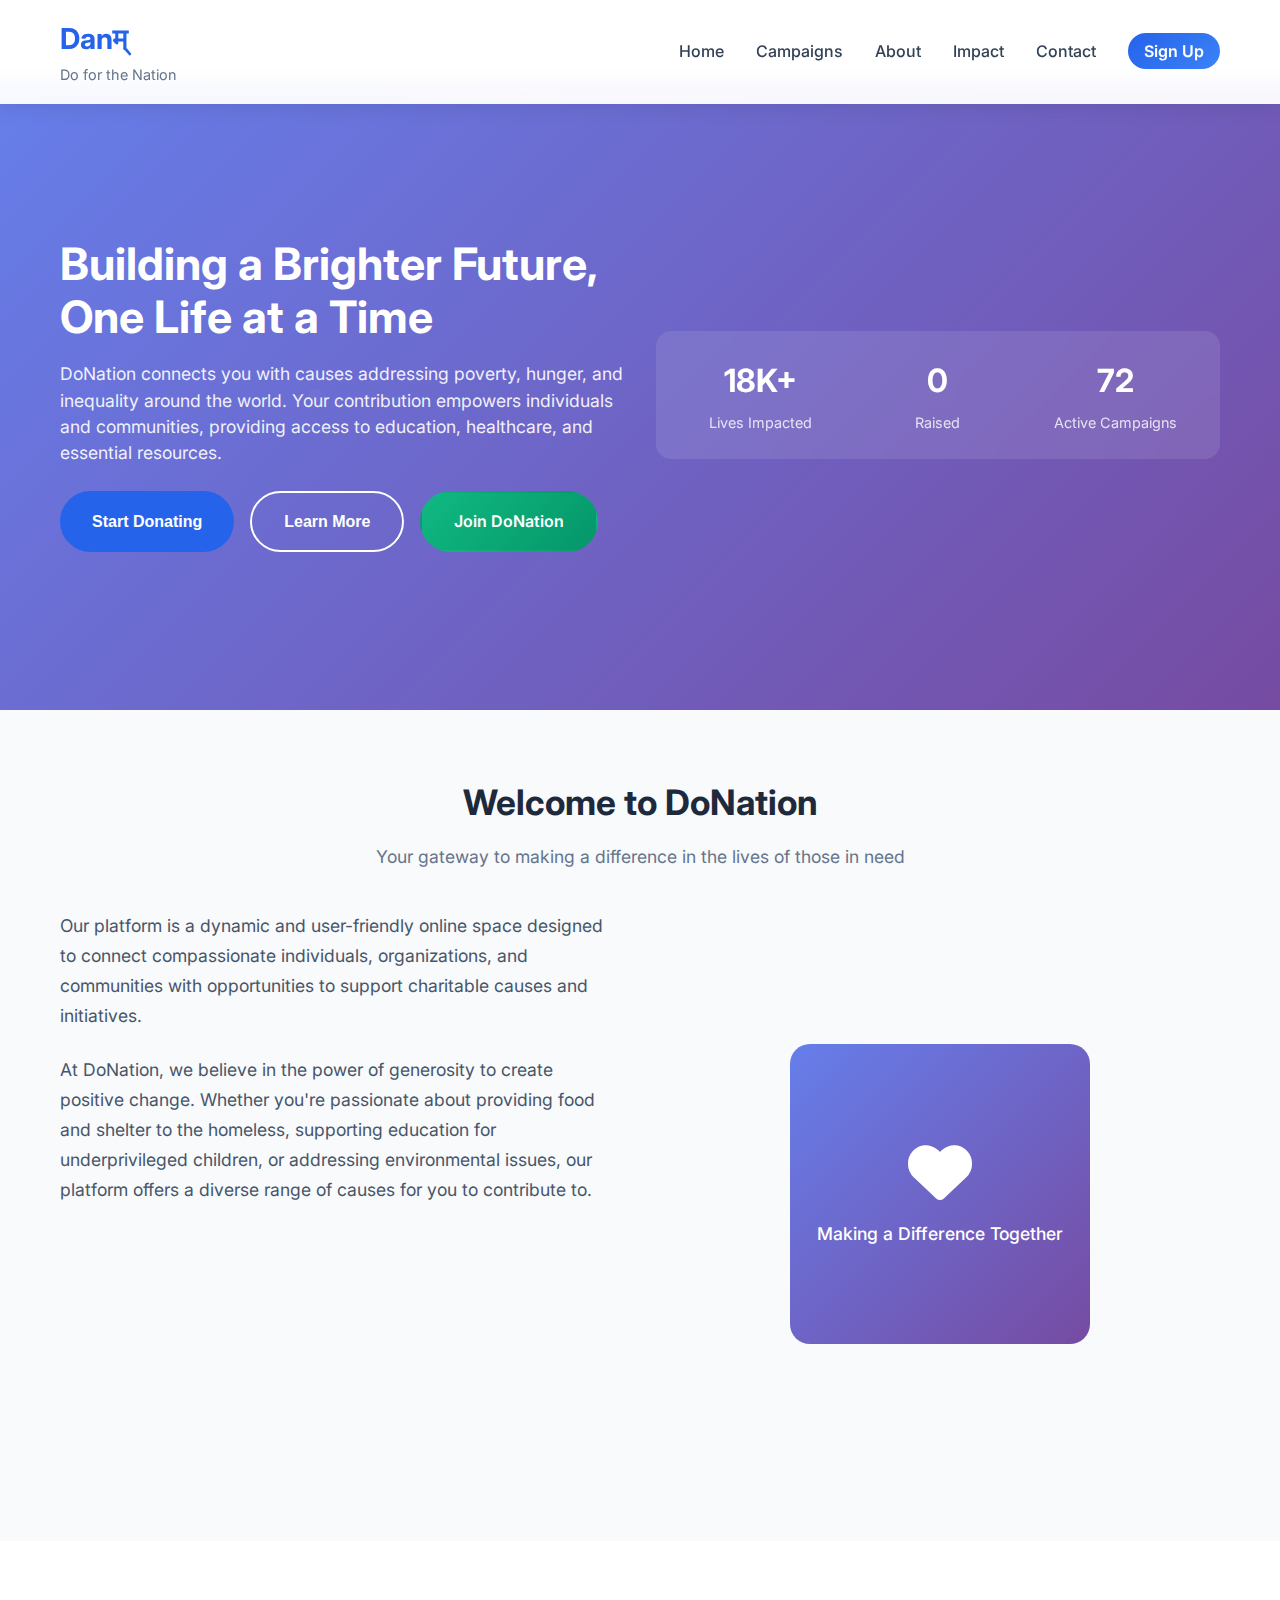
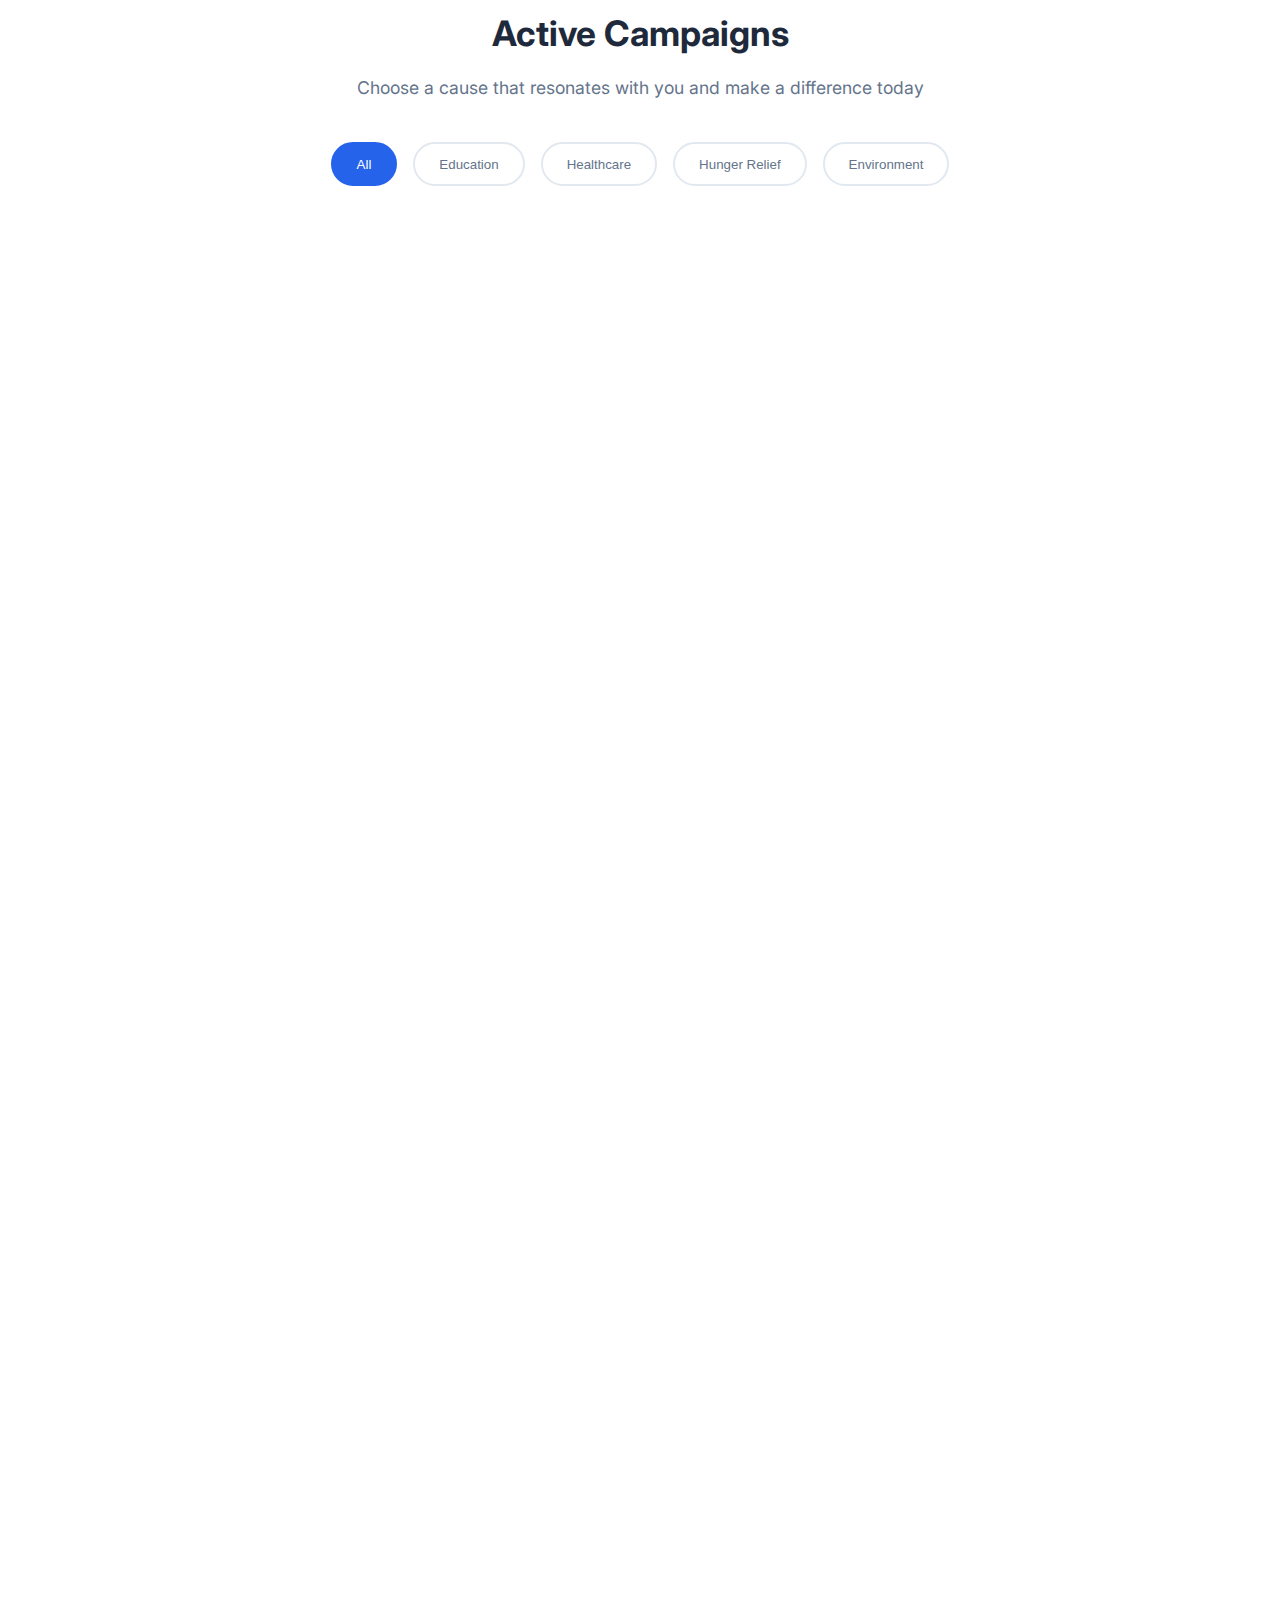
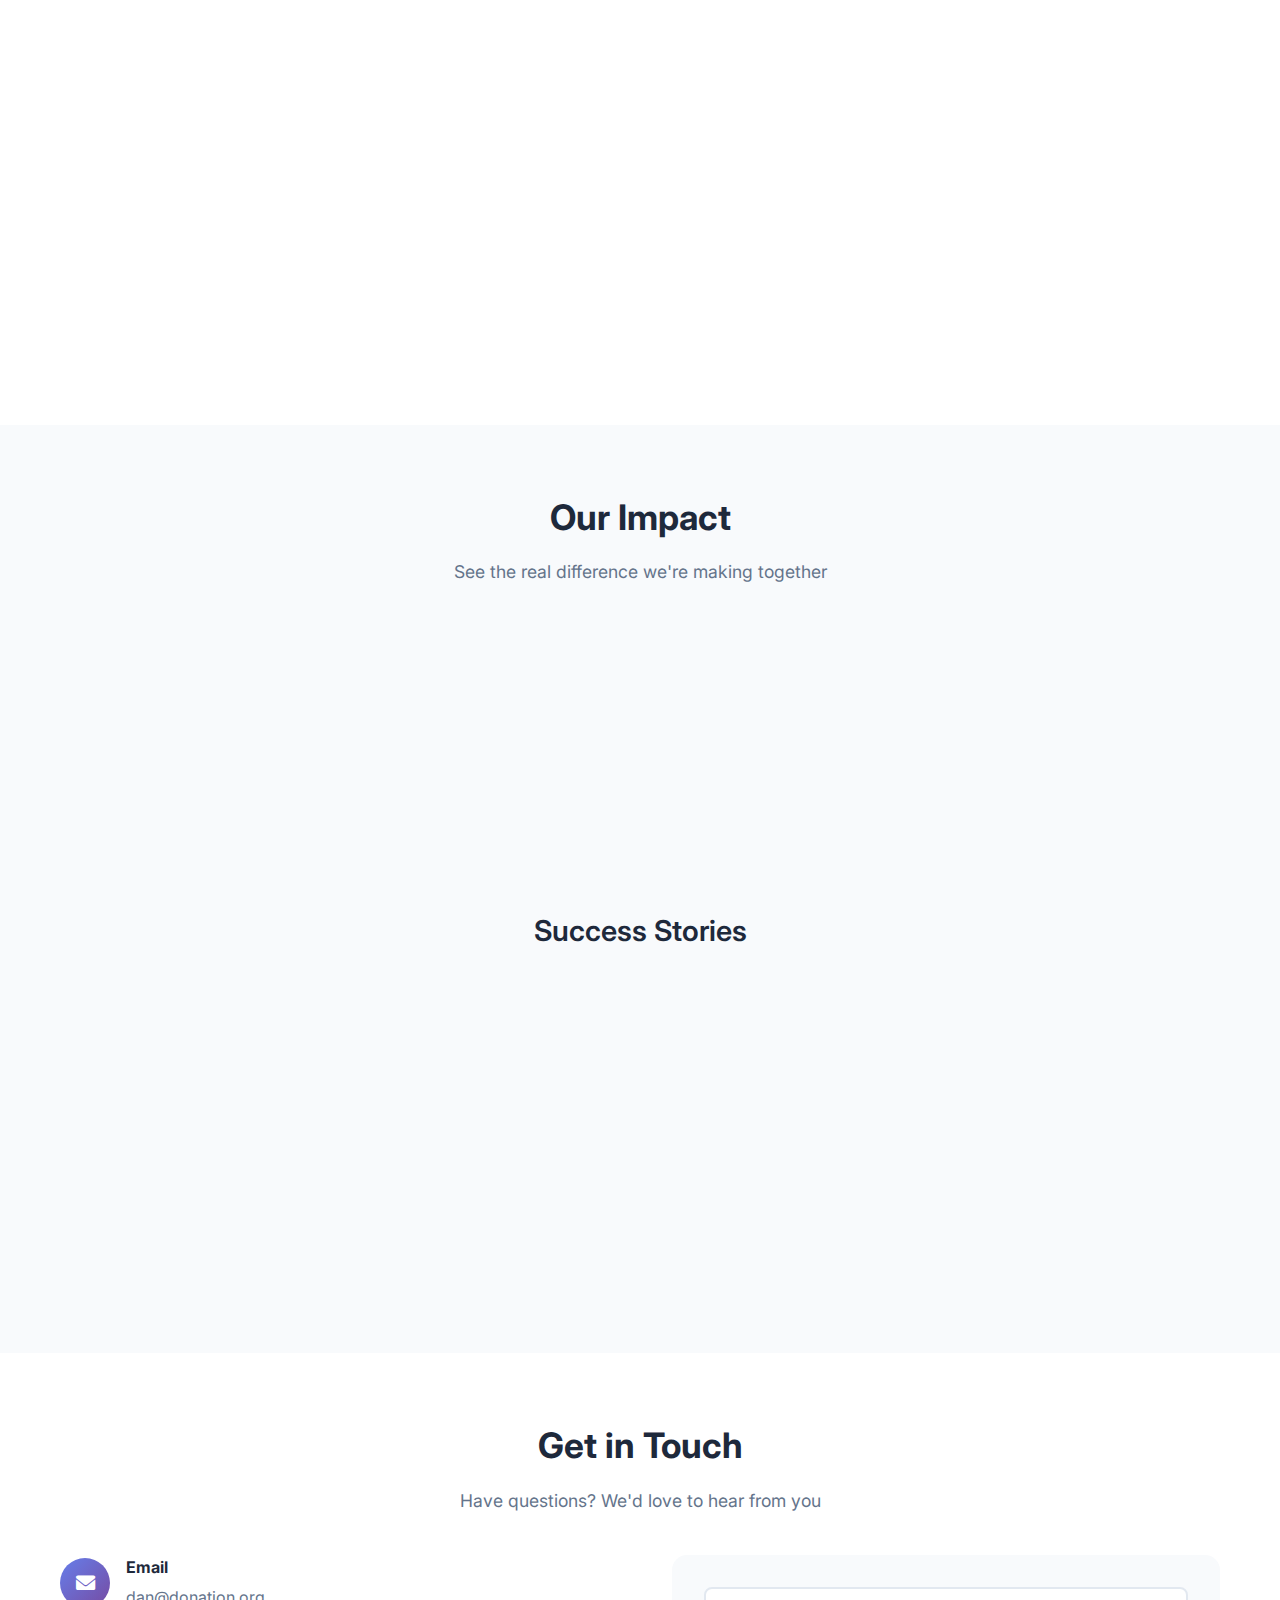
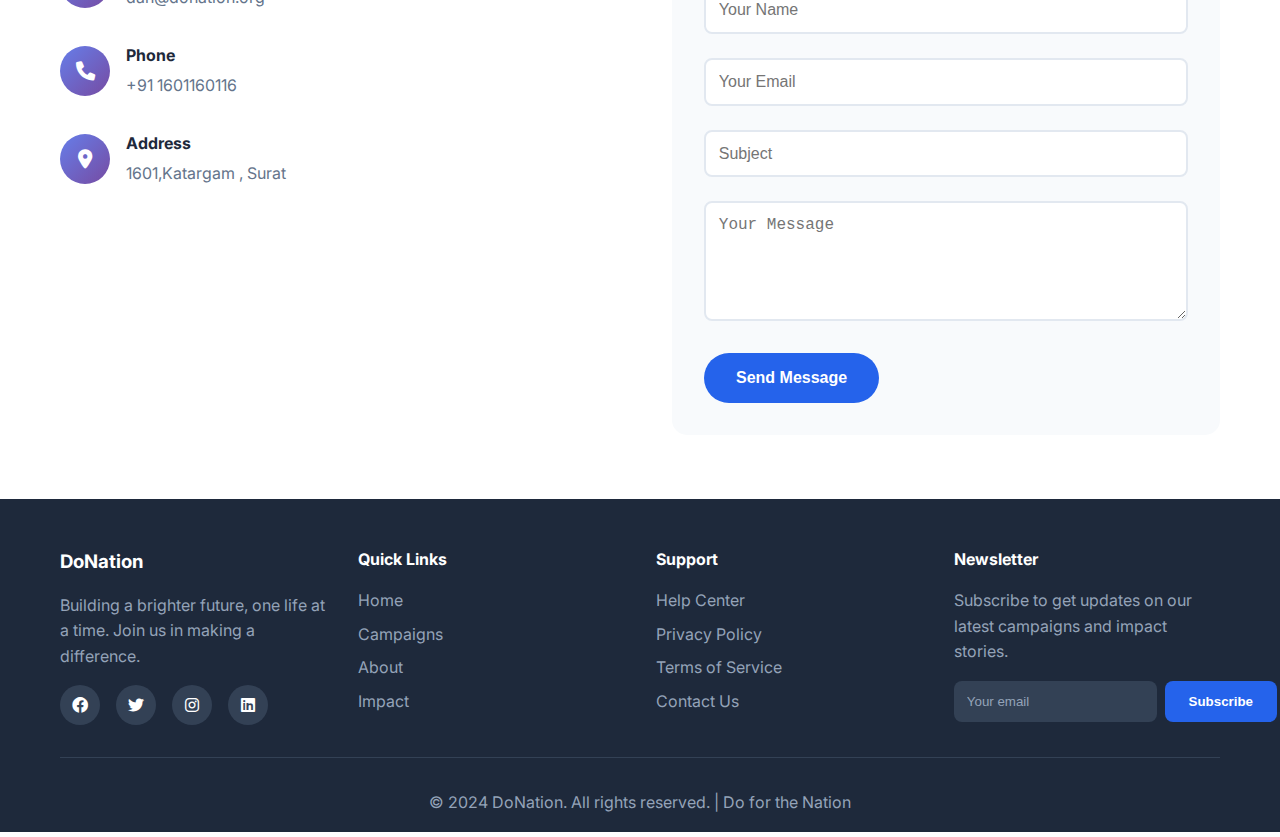
<file: index.html>
<!DOCTYPE html>
<html lang="en">
<head>
    <meta charset="UTF-8">
    <meta name="viewport" content="width=device-width, initial-scale=1.0">
    <title>DoNation - Do for the Nation</title>
    <link rel="stylesheet" href="styles.css">
    <link href="https://cdnjs.cloudflare.com/ajax/libs/font-awesome/6.0.0/css/all.min.css" rel="stylesheet">
    <link href="https://fonts.googleapis.com/css2?family=Inter:wght@300;400;500;600;700&display=swap" rel="stylesheet">
</head>
<body>
    <!-- Header -->
    <header class="header">
        <nav class="navbar">
            <div class="nav-container">
                <div class="nav-logo">
                    <h2>Danम्</h2>
                    <span>Do for the Nation</span>
                </div>
                <ul class="nav-menu">
                    <li><a href="#home" class="nav-link">Home</a></li>
                    <li><a href="#campaigns" class="nav-link">Campaigns</a></li>
                    <li><a href="#about" class="nav-link">About</a></li>
                    <li><a href="#impact" class="nav-link">Impact</a></li>
                    <li><a href="#contact" class="nav-link">Contact</a></li>
                    <li><a href="signup.html" class="nav-link signup-link">Sign Up</a></li>
                </ul>
                <div class="nav-toggle">
                    <span class="bar"></span>
                    <span class="bar"></span>
                    <span class="bar"></span>
                </div>
            </div>
        </nav>
    </header>

    <!-- Hero Section -->
    <section id="home" class="hero">
        <div class="hero-container">
            <div class="hero-content">
                <h1 class="hero-title">Building a Brighter Future, One Life at a Time</h1>
                <p class="hero-subtitle">DoNation connects you with causes addressing poverty, hunger, and inequality around the world. Your contribution empowers individuals and communities, providing access to education, healthcare, and essential resources.</p>
                <div class="hero-buttons">
                    <button class="btn btn-primary" onclick="scrollToSection('campaigns')">Start Donating</button>
                    <button class="btn btn-secondary" onclick="scrollToSection('about')">Learn More</button>
                    <a href="signup.html" class="btn btn-accent">Join DoNation</a>
                </div>
            </div>
            <div class="hero-image">
                <div class="hero-stats">
                    <div class="stat">
                        <h3>50K+</h3>
                        <p>Lives Impacted</p>
                    </div>
                    <div class="stat">
                        <h3>$2M+</h3>
                        <p>Raised</p>
                    </div>
                    <div class="stat">
                        <h3>200+</h3>
                        <p>Active Campaigns</p>
                    </div>
                </div>
            </div>
        </div>
    </section>

    <!-- About Section -->
    <section id="about" class="about">
        <div class="container">
            <div class="section-header">
                <h2>Welcome to DoNation</h2>
                <p>Your gateway to making a difference in the lives of those in need</p>
            </div>
            <div class="about-content">
                <div class="about-text">
                    <p>Our platform is a dynamic and user-friendly online space designed to connect compassionate individuals, organizations, and communities with opportunities to support charitable causes and initiatives.</p>
                    <p>At DoNation, we believe in the power of generosity to create positive change. Whether you're passionate about providing food and shelter to the homeless, supporting education for underprivileged children, or addressing environmental issues, our platform offers a diverse range of causes for you to contribute to.</p>
                    <div class="features">
                        <div class="feature">
                            <i class="fas fa-shield-alt"></i>
                            <h4>Transparency</h4>
                            <p>Every donation is tracked and reported</p>
                        </div>
                        <div class="feature">
                            <i class="fas fa-users"></i>
                            <h4>Community</h4>
                            <p>Join a network of compassionate givers</p>
                        </div>
                        <div class="feature">
                            <i class="fas fa-chart-line"></i>
                            <h4>Impact</h4>
                            <p>See the real difference you're making</p>
                        </div>
                    </div>
                </div>
                <div class="about-image">
                    <div class="image-placeholder">
                        <i class="fas fa-heart"></i>
                        <p>Making a Difference Together</p>
                    </div>
                </div>
            </div>
        </div>
    </section>

    <!-- Campaigns Section -->
    <section id="campaigns" class="campaigns">
        <div class="container">
            <div class="section-header">
                <h2>Active Campaigns</h2>
                <p>Choose a cause that resonates with you and make a difference today</p>
            </div>
            <div class="campaign-filters">
                <button class="filter-btn active" data-filter="all">All</button>
                <button class="filter-btn" data-filter="education">Education</button>
                <button class="filter-btn" data-filter="healthcare">Healthcare</button>
                <button class="filter-btn" data-filter="hunger">Hunger Relief</button>
                <button class="filter-btn" data-filter="environment">Environment</button>
            </div>
            <div class="campaigns-grid" id="campaignsGrid">
                <!-- Campaigns will be dynamically loaded here -->
            </div>
        </div>
    </section>

    <!-- Impact Section -->
    <section id="impact" class="impact">
        <div class="container">
            <div class="section-header">
                <h2>Our Impact</h2>
                <p>See the real difference we're making together</p>
            </div>
            <div class="impact-stats">
                <div class="impact-stat">
                    <div class="stat-icon">
                        <i class="fas fa-graduation-cap"></i>
                    </div>
                    <h3>15,000</h3>
                    <p>Children Educated</p>
                </div>
                <div class="impact-stat">
                    <div class="stat-icon">
                        <i class="fas fa-utensils"></i>
                    </div>
                    <h3>100,000</h3>
                    <p>Meals Provided</p>
                </div>
                <div class="impact-stat">
                    <div class="stat-icon">
                        <i class="fas fa-home"></i>
                    </div>
                    <h3>5,000</h3>
                    <p>Families Housed</p>
                </div>
                <div class="impact-stat">
                    <div class="stat-icon">
                        <i class="fas fa-medkit"></i>
                    </div>
                    <h3>25,000</h3>
                    <p>Medical Treatments</p>
                </div>
            </div>
            <div class="impact-stories">
                <h3>Success Stories</h3>
                <div class="stories-grid">
                    <div class="story">
                        <div class="story-image">
                            <i class="fas fa-school"></i>
                        </div>
                        <h4>Education for All</h4>
                        <p>Thanks to your donations, we've built 50 schools in rural areas, providing education to over 10,000 children who previously had no access to learning.</p>
                    </div>
                    <div class="story">
                        <div class="story-image">
                            <i class="fas fa-heart"></i>
                        </div>
                        <h4>Healthcare Access</h4>
                        <p>Our mobile clinics have provided free medical care to 15,000 people in underserved communities, saving countless lives.</p>
                    </div>
                    <div class="story">
                        <div class="story-image">
                            <i class="fas fa-leaf"></i>
                        </div>
                        <h4>Environmental Protection</h4>
                        <p>We've planted 100,000 trees and implemented sustainable farming practices, helping communities adapt to climate change.</p>
                    </div>
                </div>
            </div>
        </div>
    </section>

    <!-- Donation Modal -->
    <div id="donationModal" class="modal">
        <div class="modal-content">
            <span class="close">&times;</span>
            <h2>Make a Donation</h2>
            <div class="donation-form">
                <div class="campaign-info">
                    <h3 id="modalCampaignTitle"></h3>
                    <p id="modalCampaignDescription"></p>
                </div>
                <form id="donationForm">
                    <div class="form-group">
                        <label for="donationAmount">Donation Amount</label>
                        <div class="amount-buttons">
                            <button type="button" class="amount-btn" data-amount="25">$25</button>
                            <button type="button" class="amount-btn" data-amount="50">$50</button>
                            <button type="button" class="amount-btn" data-amount="100">$100</button>
                            <button type="button" class="amount-btn" data-amount="250">$250</button>
                        </div>
                        <input type="number" id="customAmount" placeholder="Custom amount" min="1">
                    </div>
                    <div class="form-group">
                        <label for="donorName">Full Name</label>
                        <input type="text" id="donorName" required>
                    </div>
                    <div class="form-group">
                        <label for="donorEmail">Email</label>
                        <input type="email" id="donorEmail" required>
                    </div>
                    <div class="form-group">
                        <label for="donorMessage">Message (Optional)</label>
                        <textarea id="donorMessage" rows="3" placeholder="Add a personal message..."></textarea>
                    </div>
                    <button type="submit" class="btn btn-primary">Donate Now</button>
                </form>
            </div>
        </div>
    </div>

    <!-- Contact Section -->
    <section id="contact" class="contact">
        <div class="container">
            <div class="section-header">
                <h2>Get in Touch</h2>
                <p>Have questions? We'd love to hear from you</p>
            </div>
            <div class="contact-content">
                <div class="contact-info">
                    <div class="contact-item">
                        <i class="fas fa-envelope"></i>
                        <div>
                            <h4>Email</h4>
                            <p>dan@donation.org</p>
                        </div>
                    </div>
                    <div class="contact-item">
                        <i class="fas fa-phone"></i>
                        <div>
                            <h4>Phone</h4>
                            <p>+91 1601160116</p>
                        </div>
                    </div>
                    <div class="contact-item">
                        <i class="fas fa-map-marker-alt"></i>
                        <div>
                            <h4>Address</h4>
                            <p>1601,Katargam , Surat</p>
                        </div>
                    </div>
                </div>
                <form class="contact-form">
                    <div class="form-group">
                        <input type="text" placeholder="Your Name" required>
                    </div>
                    <div class="form-group">
                        <input type="email" placeholder="Your Email" required>
                    </div>
                    <div class="form-group">
                        <input type="text" placeholder="Subject" required>
                    </div>
                    <div class="form-group">
                        <textarea placeholder="Your Message" rows="5" required></textarea>
                    </div>
                    <button type="submit" class="btn btn-primary">Send Message</button>
                </form>
            </div>
        </div>
    </section>

    <!-- Footer -->
    <footer class="footer">
        <div class="container">
            <div class="footer-content">
                <div class="footer-section">
                    <h3>DoNation</h3>
                    <p>Building a brighter future, one life at a time. Join us in making a difference.</p>
                    <div class="social-links">
                        <a href="#"><i class="fab fa-facebook"></i></a>
                        <a href="#"><i class="fab fa-twitter"></i></a>
                        <a href="#"><i class="fab fa-instagram"></i></a>
                        <a href="#"><i class="fab fa-linkedin"></i></a>
                    </div>
                </div>
                <div class="footer-section">
                    <h4>Quick Links</h4>
                    <ul>
                        <li><a href="#home">Home</a></li>
                        <li><a href="#campaigns">Campaigns</a></li>
                        <li><a href="#about">About</a></li>
                        <li><a href="#impact">Impact</a></li>
                    </ul>
                </div>
                <div class="footer-section">
                    <h4>Support</h4>
                    <ul>
                        <li><a href="#">Help Center</a></li>
                        <li><a href="#">Privacy Policy</a></li>
                        <li><a href="#">Terms of Service</a></li>
                        <li><a href="#contact">Contact Us</a></li>
                    </ul>
                </div>
                <div class="footer-section">
                    <h4>Newsletter</h4>
                    <p>Subscribe to get updates on our latest campaigns and impact stories.</p>
                    <div class="newsletter">
                        <input type="email" placeholder="Your email">
                        <button type="submit">Subscribe</button>
                    </div>
                </div>
            </div>
            <div class="footer-bottom">
                <p>&copy; 2024 DoNation. All rights reserved. | Do for the Nation</p>
            </div>
        </div>
    </footer>

    <script src="script.js"></script>
</body>
</html>
</file>
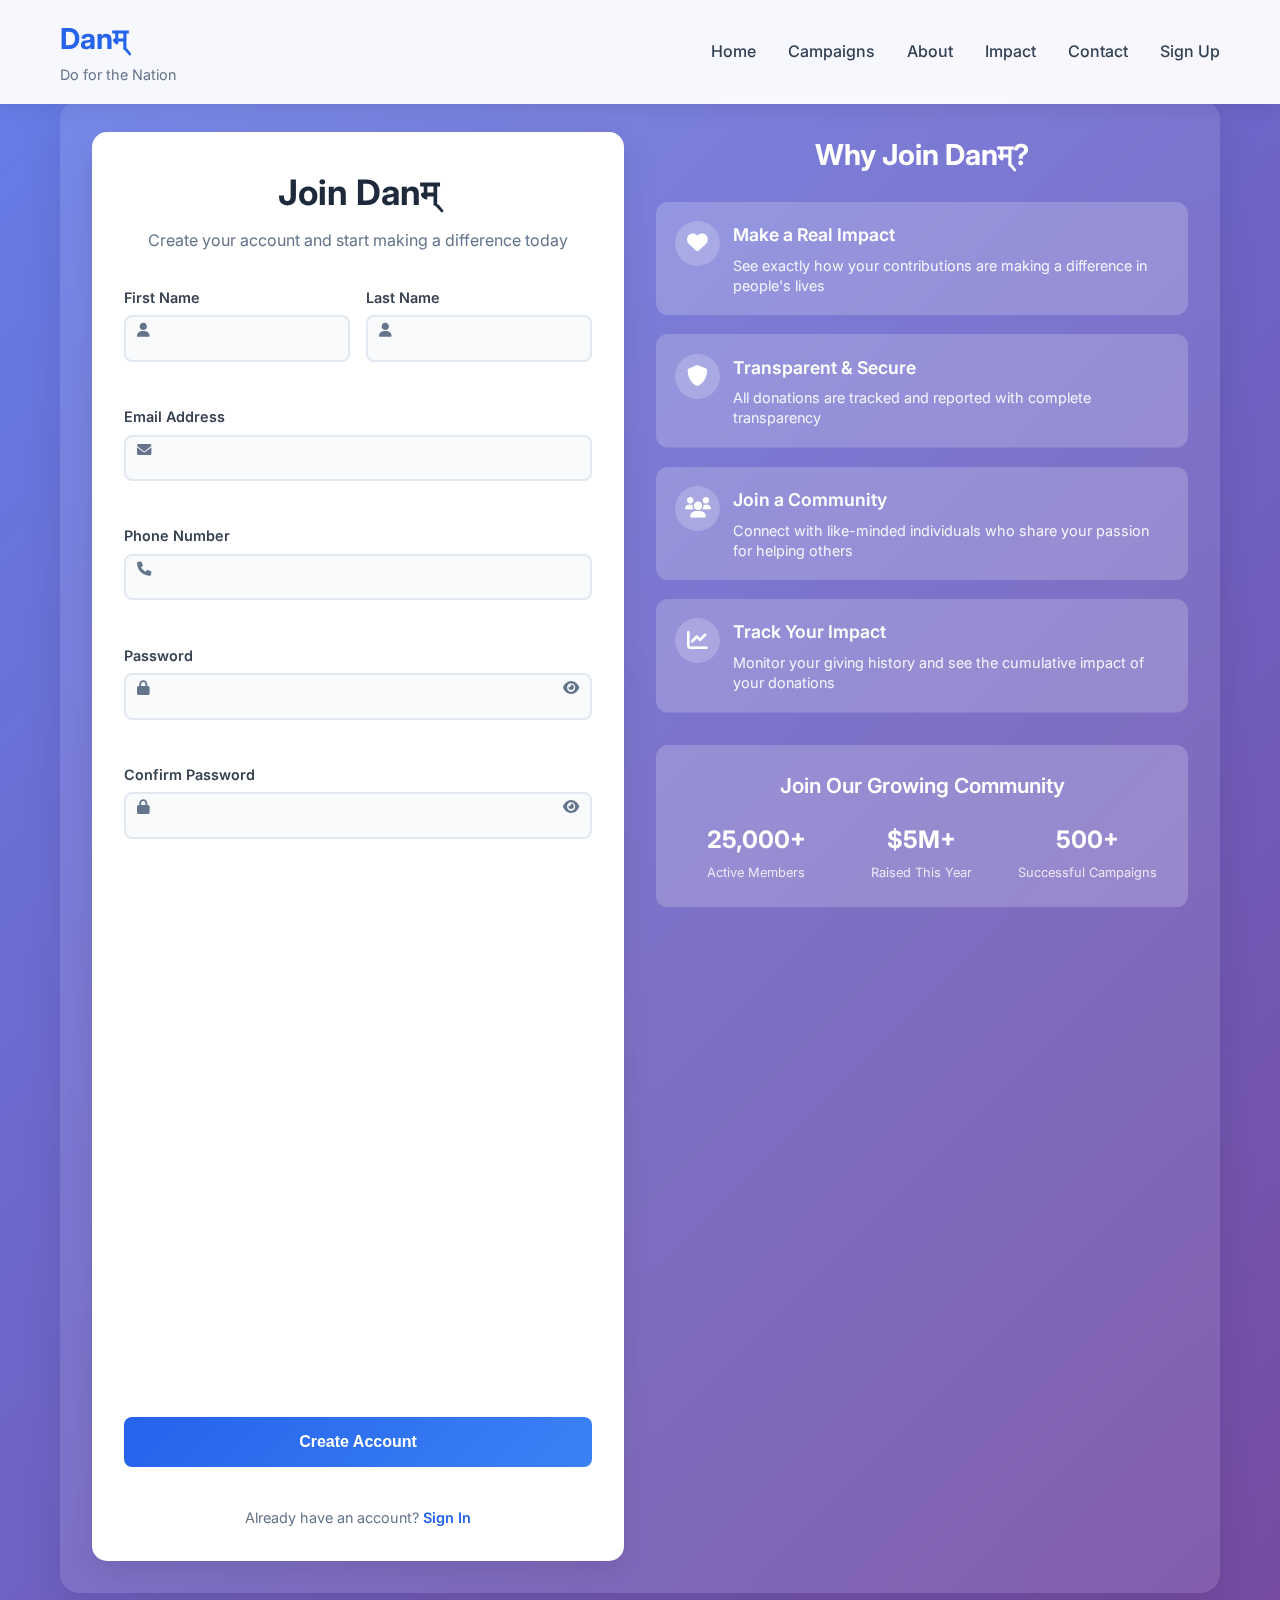
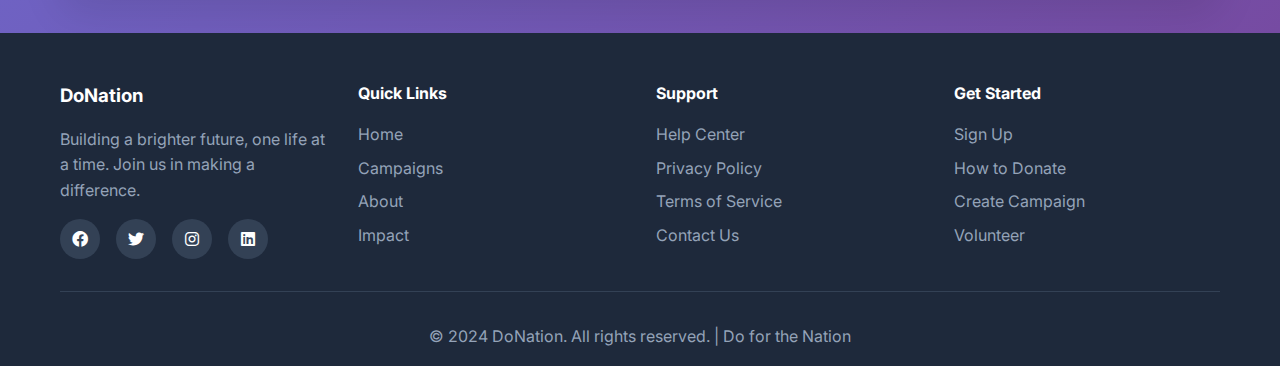
<file: signup.html>
<!DOCTYPE html>
<html lang="en">
<head>
    <meta charset="UTF-8">
    <meta name="viewport" content="width=device-width, initial-scale=1.0">
    <title>Sign Up - DoNation</title>
    <link rel="stylesheet" href="styles.css">
    <link rel="stylesheet" href="signup.css">
    <link href="https://cdnjs.cloudflare.com/ajax/libs/font-awesome/6.0.0/css/all.min.css" rel="stylesheet">
    <link href="https://fonts.googleapis.com/css2?family=Inter:wght@300;400;500;600;700&display=swap" rel="stylesheet">
</head>
<body>
    <!-- Header -->
    <header class="header">
        <nav class="navbar">
            <div class="nav-container">
                <div class="nav-logo">
                    <a href="index.html" style="text-decoration: none; color: inherit;">
                        <h2>Danम्</h2>
                        <span>Do for the Nation</span>
                    </a>
                </div>
                <ul class="nav-menu">
                    <li><a href="index.html" class="nav-link">Home</a></li>
                    <li><a href="index.html#campaigns" class="nav-link">Campaigns</a></li>
                    <li><a href="index.html#about" class="nav-link">About</a></li>
                    <li><a href="index.html#impact" class="nav-link">Impact</a></li>
                    <li><a href="index.html#contact" class="nav-link">Contact</a></li>
                    <li><a href="signup.html" class="nav-link active">Sign Up</a></li>
                </ul>
                <div class="nav-toggle">
                    <span class="bar"></span>
                    <span class="bar"></span>
                    <span class="bar"></span>
                </div>
            </div>
        </nav>
    </header>

    <!-- Signup Section -->
    <section class="signup-section">
        <div class="signup-container">
            <div class="signup-content">
                <div class="signup-form-container">
                    <div class="signup-header">
                        <h1>Join Danम्</h1>
                        <p>Create your account and start making a difference today</p>
                    </div>

                    <form class="signup-form" id="signupForm">
                        <div class="form-row">
                            <div class="form-group">
                                <label for="firstName">First Name</label>
                                <input type="text" id="firstName" name="firstName" required>
                                <i class="fas fa-user form-icon"></i>
                            </div>
                            <div class="form-group">
                                <label for="lastName">Last Name</label>
                                <input type="text" id="lastName" name="lastName" required>
                                <i class="fas fa-user form-icon"></i>
                            </div>
                        </div>

                        <div class="form-group">
                            <label for="email">Email Address</label>
                            <input type="email" id="email" name="email" required>
                            <i class="fas fa-envelope form-icon"></i>
                        </div>

                        <div class="form-group">
                            <label for="phone">Phone Number</label>
                            <input type="tel" id="phone" name="phone" required>
                            <i class="fas fa-phone form-icon"></i>
                        </div>

                        <div class="form-group">
                            <label for="password">Password</label>
                            <input type="password" id="password" name="password" required>
                            <i class="fas fa-lock form-icon"></i>
                            <button type="button" class="password-toggle" onclick="togglePassword('password')">
                                <i class="fas fa-eye"></i>
                            </button>
                        </div>

                        <div class="form-group">
                            <label for="confirmPassword">Confirm Password</label>
                            <input type="password" id="confirmPassword" name="confirmPassword" required>
                            <i class="fas fa-lock form-icon"></i>
                            <button type="button" class="password-toggle" onclick="togglePassword('confirmPassword')">
                                <i class="fas fa-eye"></i>
                            </button>
                        </div>

                        <div class="form-group">
                            <label for="userType">I want to:</label>
                            <select id="userType" name="userType" required>
                                <option value="">Select your role</option>
                                <option value="donor">Donate to causes</option>
                                <option value="volunteer">Volunteer my time</option>
                                <option value="organization">Create campaigns</option>
                                <option value="all">All of the above</option>
                            </select>
                            <i class="fas fa-users form-icon"></i>
                        </div>

                        <div class="form-group">
                            <label for="interests">Areas of Interest (Select all that apply)</label>
                            <div class="checkbox-group">
                                <label class="checkbox-label">
                                    <input type="checkbox" name="interests" value="education">
                                    <span class="checkmark"></span>
                                    <i class="fas fa-graduation-cap"></i>
                                    Education
                                </label>
                                <label class="checkbox-label">
                                    <input type="checkbox" name="interests" value="healthcare">
                                    <span class="checkmark"></span>
                                    <i class="fas fa-medkit"></i>
                                    Healthcare
                                </label>
                                <label class="checkbox-label">
                                    <input type="checkbox" name="interests" value="hunger">
                                    <span class="checkmark"></span>
                                    <i class="fas fa-utensils"></i>
                                    Hunger Relief
                                </label>
                                <label class="checkbox-label">
                                    <input type="checkbox" name="interests" value="environment">
                                    <span class="checkmark"></span>
                                    <i class="fas fa-leaf"></i>
                                    Environment
                                </label>
                                <label class="checkbox-label">
                                    <input type="checkbox" name="interests" value="disaster">
                                    <span class="checkmark"></span>
                                    <i class="fas fa-hands-helping"></i>
                                    Disaster Relief
                                </label>
                                <label class="checkbox-label">
                                    <input type="checkbox" name="interests" value="women">
                                    <span class="checkmark"></span>
                                    <i class="fas fa-female"></i>
                                    Women's Rights
                                </label>
                            </div>
                        </div>

                        <div class="form-group">
                            <label class="checkbox-label terms">
                                <input type="checkbox" id="terms" name="terms" required>
                                <span class="checkmark"></span>
                                I agree to the <a href="#" class="terms-link">Terms of Service</a> and <a href="#" class="terms-link">Privacy Policy</a>
                            </label>
                        </div>

                        <div class="form-group">
                            <label class="checkbox-label newsletter">
                                <input type="checkbox" id="newsletter" name="newsletter">
                                <span class="checkmark"></span>
                                Subscribe to our newsletter for updates on campaigns and impact stories
                            </label>
                        </div>

                        <button type="submit" class="signup-btn">
                            <span class="btn-text">Create Account</span>
                            <span class="btn-loading" style="display: none;">
                                <i class="fas fa-spinner fa-spin"></i> Creating Account...
                            </span>
                        </button>

                        <div class="signup-footer">
                            <p>Already have an account? <a href="#" class="login-link">Sign In</a></p>
                        </div>
                    </form>
                </div>

                <div class="signup-benefits">
                    <div class="benefits-content">
                        <h2>Why Join Danम्?</h2>
                        <div class="benefits-list">
                            <div class="benefit-item">
                                <div class="benefit-icon">
                                    <i class="fas fa-heart"></i>
                                </div>
                                <div class="benefit-text">
                                    <h4>Make a Real Impact</h4>
                                    <p>See exactly how your contributions are making a difference in people's lives</p>
                                </div>
                            </div>
                            <div class="benefit-item">
                                <div class="benefit-icon">
                                    <i class="fas fa-shield-alt"></i>
                                </div>
                                <div class="benefit-text">
                                    <h4>Transparent & Secure</h4>
                                    <p>All donations are tracked and reported with complete transparency</p>
                                </div>
                            </div>
                            <div class="benefit-item">
                                <div class="benefit-icon">
                                    <i class="fas fa-users"></i>
                                </div>
                                <div class="benefit-text">
                                    <h4>Join a Community</h4>
                                    <p>Connect with like-minded individuals who share your passion for helping others</p>
                                </div>
                            </div>
                            <div class="benefit-item">
                                <div class="benefit-icon">
                                    <i class="fas fa-chart-line"></i>
                                </div>
                                <div class="benefit-text">
                                    <h4>Track Your Impact</h4>
                                    <p>Monitor your giving history and see the cumulative impact of your donations</p>
                                </div>
                            </div>
                        </div>
                        
                        <div class="stats-preview">
                            <h3>Join Our Growing Community</h3>
                            <div class="stats-grid">
                                <div class="stat-item">
                                    <h4>25,000+</h4>
                                    <p>Active Members</p>
                                </div>
                                <div class="stat-item">
                                    <h4>$5M+</h4>
                                    <p>Raised This Year</p>
                                </div>
                                <div class="stat-item">
                                    <h4>500+</h4>
                                    <p>Successful Campaigns</p>
                                </div>
                            </div>
                        </div>
                    </div>
                </div>
            </div>
        </div>
    </section>

    <!-- Footer -->
    <footer class="footer">
        <div class="container">
            <div class="footer-content">
                <div class="footer-section">
                    <h3>DoNation</h3>
                    <p>Building a brighter future, one life at a time. Join us in making a difference.</p>
                    <div class="social-links">
                        <a href="#"><i class="fab fa-facebook"></i></a>
                        <a href="#"><i class="fab fa-twitter"></i></a>
                        <a href="#"><i class="fab fa-instagram"></i></a>
                        <a href="#"><i class="fab fa-linkedin"></i></a>
                    </div>
                </div>
                <div class="footer-section">
                    <h4>Quick Links</h4>
                    <ul>
                        <li><a href="index.html">Home</a></li>
                        <li><a href="index.html#campaigns">Campaigns</a></li>
                        <li><a href="index.html#about">About</a></li>
                        <li><a href="index.html#impact">Impact</a></li>
                    </ul>
                </div>
                <div class="footer-section">
                    <h4>Support</h4>
                    <ul>
                        <li><a href="#">Help Center</a></li>
                        <li><a href="#">Privacy Policy</a></li>
                        <li><a href="#">Terms of Service</a></li>
                        <li><a href="index.html#contact">Contact Us</a></li>
                    </ul>
                </div>
                <div class="footer-section">
                    <h4>Get Started</h4>
                    <ul>
                        <li><a href="signup.html">Sign Up</a></li>
                        <li><a href="#">How to Donate</a></li>
                        <li><a href="#">Create Campaign</a></li>
                        <li><a href="#">Volunteer</a></li>
                    </ul>
                </div>
            </div>
            <div class="footer-bottom">
                <p>&copy; 2024 DoNation. All rights reserved. | Do for the Nation</p>
            </div>
        </div>
    </footer>

    <script src="script.js"></script>
    <script src="signup.js"></script>
</body>
</html>
</file>
<file: signup.css>
/* Signup Page Specific Styles */

/* Signup Section */
.signup-section {
    min-height: 100vh;
    background: linear-gradient(135deg, #667eea 0%, #764ba2 100%);
    padding: 100px 0 40px;
    display: flex;
    align-items: center;
    position: relative;
    overflow: hidden;
}

.signup-section::before {
    content: '';
    position: absolute;
    top: 0;
    left: 0;
    right: 0;
    bottom: 0;
    background: url('data:image/svg+xml,<svg xmlns="http://www.w3.org/2000/svg" viewBox="0 0 100 100"><defs><pattern id="grain" width="100" height="100" patternUnits="userSpaceOnUse"><circle cx="50" cy="50" r="1" fill="white" opacity="0.1"/></pattern></defs><rect width="100" height="100" fill="url(%23grain)"/></svg>');
    opacity: 0.3;
}

.signup-container {
    max-width: 1200px;
    margin: 0 auto;
    padding: 0 20px;
    position: relative;
    z-index: 1;
}

.signup-content {
    display: grid;
    grid-template-columns: 1fr 1fr;
    gap: 2rem;
    align-items: start;
    background: rgba(255, 255, 255, 0.1);
    backdrop-filter: blur(20px);
    border-radius: 20px;
    padding: 2rem;
    box-shadow: 0 20px 40px rgba(0, 0, 0, 0.1);
}

/* Signup Form */
.signup-form-container {
    background: white;
    padding: 2rem;
    border-radius: 15px;
    box-shadow: 0 10px 30px rgba(0, 0, 0, 0.1);
}

.signup-header {
    text-align: center;
    margin-bottom: 2rem;
}

.signup-header h1 {
    font-size: 2.2rem;
    font-weight: 700;
    color: #1e293b;
    margin-bottom: 0.5rem;
}

.signup-header p {
    color: #64748b;
    font-size: 1rem;
}

.signup-form {
    display: flex;
    flex-direction: column;
    gap: 1.2rem;
}

.form-row {
    display: grid;
    grid-template-columns: 1fr 1fr;
    gap: 1rem;
}

.form-group {
    position: relative;
}

.form-group label {
    display: block;
    margin-bottom: 0.4rem;
    font-weight: 600;
    color: #374151;
    font-size: 0.9rem;
}

.form-group input,
.form-group select {
    width: 100%;
    padding: 0.8rem 0.8rem 0.8rem 2.5rem;
    border: 2px solid #e2e8f0;
    border-radius: 8px;
    font-size: 0.95rem;
    transition: all 0.3s ease;
    background: #f8fafc;
}

.form-group input:focus,
.form-group select:focus {
    outline: none;
    border-color: #2563eb;
    background: white;
    box-shadow: 0 0 0 3px rgba(37, 99, 235, 0.1);
}

.form-icon {
    position: absolute;
    left: 0.8rem;
    top: 50%;
    transform: translateY(-50%);
    color: #64748b;
    font-size: 0.9rem;
    pointer-events: none;
    margin-top: 0.4rem;
}

.password-toggle {
    position: absolute;
    right: 0.8rem;
    top: 50%;
    transform: translateY(-50%);
    background: none;
    border: none;
    color: #64748b;
    cursor: pointer;
    font-size: 0.9rem;
    margin-top: 0.4rem;
    transition: color 0.3s ease;
}

.password-toggle:hover {
    color: #2563eb;
}

/* Checkbox Styles */
.checkbox-group {
    display: grid;
    grid-template-columns: repeat(2, 1fr);
    gap: 0.8rem;
    margin-top: 0.5rem;
}

.checkbox-label {
    display: flex;
    align-items: center;
    cursor: pointer;
    padding: 0.6rem;
    border-radius: 6px;
    transition: background 0.3s ease;
    font-size: 0.85rem;
    color: #374151;
}

.checkbox-label:hover {
    background: #f1f5f9;
}

.checkbox-label input[type="checkbox"] {
    display: none;
}

.checkmark {
    width: 18px;
    height: 18px;
    border: 2px solid #d1d5db;
    border-radius: 4px;
    margin-right: 0.6rem;
    position: relative;
    transition: all 0.3s ease;
    flex-shrink: 0;
}

.checkbox-label input[type="checkbox"]:checked + .checkmark {
    background: #2563eb;
    border-color: #2563eb;
}

.checkbox-label input[type="checkbox"]:checked + .checkmark::after {
    content: '';
    position: absolute;
    left: 5px;
    top: 1px;
    width: 5px;
    height: 8px;
    border: solid white;
    border-width: 0 2px 2px 0;
    transform: rotate(45deg);
}

.checkbox-label i {
    margin-right: 0.4rem;
    color: #64748b;
    width: 14px;
}

.terms,
.newsletter {
    margin: 0;
    padding: 0;
    background: none;
}

.terms:hover,
.newsletter:hover {
    background: none;
}

.terms-link {
    color: #2563eb;
    text-decoration: none;
    font-weight: 600;
}

.terms-link:hover {
    text-decoration: underline;
}

/* Signup Button */
.signup-btn {
    width: 100%;
    padding: 1rem;
    background: linear-gradient(135deg, #2563eb 0%, #3b82f6 100%);
    color: white;
    border: none;
    border-radius: 8px;
    font-size: 1rem;
    font-weight: 600;
    cursor: pointer;
    transition: all 0.3s ease;
    position: relative;
    overflow: hidden;
}

.signup-btn:hover {
    transform: translateY(-2px);
    box-shadow: 0 10px 25px rgba(37, 99, 235, 0.3);
}

.signup-btn:active {
    transform: translateY(0);
}

.signup-btn:disabled {
    opacity: 0.7;
    cursor: not-allowed;
    transform: none;
}

.btn-loading {
    display: flex;
    align-items: center;
    justify-content: center;
    gap: 0.5rem;
}

/* Signup Footer */
.signup-footer {
    text-align: center;
    margin-top: 1.2rem;
}

.signup-footer p {
    color: #64748b;
    font-size: 0.9rem;
}

.login-link {
    color: #2563eb;
    text-decoration: none;
    font-weight: 600;
}

.login-link:hover {
    text-decoration: underline;
}

/* Benefits Section */
.signup-benefits {
    color: white;
}

.benefits-content h2 {
    font-size: 1.8rem;
    font-weight: 700;
    margin-bottom: 1.5rem;
    text-align: center;
}

.benefits-list {
    display: flex;
    flex-direction: column;
    gap: 1.2rem;
    margin-bottom: 2rem;
}

.benefit-item {
    display: flex;
    align-items: flex-start;
    gap: 0.8rem;
    padding: 1.2rem;
    background: rgba(255, 255, 255, 0.1);
    border-radius: 12px;
    backdrop-filter: blur(10px);
    transition: transform 0.3s ease;
}

.benefit-item:hover {
    transform: translateX(8px);
}

.benefit-icon {
    width: 45px;
    height: 45px;
    background: rgba(255, 255, 255, 0.2);
    border-radius: 50%;
    display: flex;
    align-items: center;
    justify-content: center;
    flex-shrink: 0;
}

.benefit-icon i {
    font-size: 1.3rem;
    color: white;
}

.benefit-text h4 {
    font-size: 1.1rem;
    font-weight: 600;
    margin-bottom: 0.4rem;
}

.benefit-text p {
    opacity: 0.9;
    line-height: 1.4;
    font-size: 0.9rem;
}

/* Stats Preview */
.stats-preview {
    background: rgba(255, 255, 255, 0.1);
    padding: 1.5rem;
    border-radius: 12px;
    backdrop-filter: blur(10px);
    text-align: center;
}

.stats-preview h3 {
    font-size: 1.3rem;
    font-weight: 600;
    margin-bottom: 1.2rem;
}

.stats-grid {
    display: grid;
    grid-template-columns: repeat(3, 1fr);
    gap: 0.8rem;
}

.stat-item h4 {
    font-size: 1.5rem;
    font-weight: 700;
    margin-bottom: 0.2rem;
}

.stat-item p {
    font-size: 0.8rem;
    opacity: 0.8;
}

/* Form Validation Styles */
.form-group.error input,
.form-group.error select {
    border-color: #ef4444;
    background: #fef2f2;
}

.form-group.success input,
.form-group.success select {
    border-color: #10b981;
    background: #f0fdf4;
}

.error-message {
    color: #ef4444;
    font-size: 0.75rem;
    margin-top: 0.3rem;
    display: flex;
    align-items: center;
    gap: 0.3rem;
}

.success-message {
    color: #10b981;
    font-size: 0.75rem;
    margin-top: 0.3rem;
    display: flex;
    align-items: center;
    gap: 0.3rem;
}

/* Password Strength Indicator */
.password-strength {
    margin-top: 0.4rem;
    display: flex;
    gap: 0.2rem;
}

.strength-bar {
    height: 3px;
    flex: 1;
    background: #e2e8f0;
    border-radius: 2px;
    transition: background 0.3s ease;
}

.strength-bar.weak {
    background: #ef4444;
}

.strength-bar.medium {
    background: #f59e0b;
}

.strength-bar.strong {
    background: #10b981;
}

/* Responsive Design */
@media (max-width: 1024px) {
    .signup-content {
        grid-template-columns: 1fr;
        gap: 1.5rem;
        padding: 1.5rem;
    }
    
    .signup-form-container {
        padding: 1.5rem;
    }
    
    .benefits-content h2 {
        font-size: 1.6rem;
    }
}

@media (max-width: 768px) {
    .signup-section {
        padding: 80px 0 30px;
    }
    
    .signup-content {
        padding: 1rem;
        margin: 0 10px;
    }
    
    .signup-form-container {
        padding: 1.2rem;
    }
    
    .signup-header h1 {
        font-size: 1.8rem;
    }
    
    .form-row {
        grid-template-columns: 1fr;
    }
    
    .checkbox-group {
        grid-template-columns: 1fr;
    }
    
    .benefits-list {
        gap: 1rem;
    }
    
    .benefit-item {
        padding: 1rem;
    }
    
    .stats-grid {
        grid-template-columns: 1fr;
        gap: 0.6rem;
    }
    
    .stat-item h4 {
        font-size: 1.3rem;
    }
}

@media (max-width: 480px) {
    .signup-content {
        padding: 0.8rem;
        margin: 0 5px;
    }
    
    .signup-form-container {
        padding: 1rem;
    }
    
    .signup-header h1 {
        font-size: 1.6rem;
    }
    
    .signup-header p {
        font-size: 0.9rem;
    }
    
    .form-group input,
    .form-group select {
        padding: 0.7rem 0.7rem 0.7rem 2.2rem;
    }
    
    .form-icon {
        left: 0.7rem;
    }
    
    .password-toggle {
        right: 0.7rem;
    }
}

/* Animation for form elements */
@keyframes slideInUp {
    from {
        opacity: 0;
        transform: translateY(30px);
    }
    to {
        opacity: 1;
        transform: translateY(0);
    }
}

.signup-form-container {
    animation: slideInUp 0.6s ease;
}

.benefits-content {
    animation: slideInUp 0.6s ease 0.2s both;
}

/* Loading animation for button */
@keyframes spin {
    0% { transform: rotate(0deg); }
    100% { transform: rotate(360deg); }
}

.fa-spinner {
    animation: spin 1s linear infinite;
}

/* Success animation */
@keyframes successPulse {
    0% { transform: scale(1); }
    50% { transform: scale(1.05); }
    100% { transform: scale(1); }
}

.signup-btn.success {
    animation: successPulse 0.6s ease;
    background: linear-gradient(135deg, #10b981 0%, #059669 100%);
}

/* Focus styles for accessibility */
.form-group input:focus,
.form-group select:focus {
    outline: 2px solid #2563eb;
    outline-offset: 2px;
}

.signup-btn:focus {
    outline: 2px solid white;
    outline-offset: 2px;
}

/* High contrast mode support */
@media (prefers-contrast: high) {
    .signup-content {
        background: rgba(255, 255, 255, 0.95);
    }
    
    .benefit-item {
        background: rgba(0, 0, 0, 0.2);
    }
    
    .stats-preview {
        background: rgba(0, 0, 0, 0.2);
    }
}
</file>
<file: styles.css>
/* Reset and Base Styles */
* {
    margin: 0;
    padding: 0;
    box-sizing: border-box;
}

body {
    font-family: 'Inter', sans-serif;
    line-height: 1.6;
    color: #333;
    overflow-x: hidden;
}

.container {
    max-width: 1200px;
    margin: 0 auto;
    padding: 0 20px;
}

/* Header Styles */
.header {
    position: fixed;
    top: 0;
    width: 100%;
    background: rgba(255, 255, 255, 0.95);
    backdrop-filter: blur(10px);
    z-index: 1000;
    box-shadow: 0 2px 20px rgba(0, 0, 0, 0.1);
}

.navbar {
    padding: 1rem 0;
}

.nav-container {
    max-width: 1200px;
    margin: 0 auto;
    padding: 0 20px;
    display: flex;
    justify-content: space-between;
    align-items: center;
}

.nav-logo h2 {
    color: #2563eb;
    font-size: 1.8rem;
    font-weight: 700;
}

.nav-logo span {
    color: #64748b;
    font-size: 0.9rem;
    font-weight: 400;
}

.nav-menu {
    display: flex;
    list-style: none;
    gap: 2rem;
}

.nav-link {
    text-decoration: none;
    color: #334155;
    font-weight: 500;
    transition: color 0.3s ease;
    position: relative;
}

.nav-link:hover {
    color: #2563eb;
}

.nav-link::after {
    content: '';
    position: absolute;
    bottom: -5px;
    left: 0;
    width: 0;
    height: 2px;
    background: #2563eb;
    transition: width 0.3s ease;
}

.nav-link:hover::after {
    width: 100%;
}

.signup-link {
    background: linear-gradient(135deg, #2563eb 0%, #3b82f6 100%);
    color: white !important;
    padding: 0.5rem 1rem;
    border-radius: 20px;
    font-weight: 600;
    transition: all 0.3s ease;
}

.signup-link:hover {
    background: linear-gradient(135deg, #1d4ed8 0%, #2563eb 100%);
    transform: translateY(-2px);
    box-shadow: 0 5px 15px rgba(37, 99, 235, 0.3);
}

.signup-link::after {
    display: none;
}

.nav-toggle {
    display: none;
    flex-direction: column;
    cursor: pointer;
}

.bar {
    width: 25px;
    height: 3px;
    background: #334155;
    margin: 3px 0;
    transition: 0.3s;
}

/* Hero Section */
.hero {
    background: linear-gradient(135deg, #667eea 0%, #764ba2 100%);
    min-height: 70vh;
    display: flex;
    align-items: center;
    color: white;
    position: relative;
    overflow: hidden;
    padding: 2rem 0;
    margin-top: 5rem;
}

.hero::before {
    content: '';
    position: absolute;
    top: 0;
    left: 0;
    right: 0;
    bottom: 0;
    background: url('data:image/svg+xml,<svg xmlns="http://www.w3.org/2000/svg" viewBox="0 0 100 100"><defs><pattern id="grain" width="100" height="100" patternUnits="userSpaceOnUse"><circle cx="50" cy="50" r="1" fill="white" opacity="0.1"/></pattern></defs><rect width="100" height="100" fill="url(%23grain)"/></svg>');
    opacity: 0.3;
}

.hero-container {
    max-width: 1200px;
    margin: 0 auto;
    padding: 0 20px;
    display: grid;
    grid-template-columns: 1fr 1fr;
    gap: 2rem;
    align-items: center;
    position: relative;
    z-index: 1;
}

.hero-title {
    font-size: 2.8rem;
    font-weight: 700;
    line-height: 1.2;
    margin-bottom: 1rem;
}

.hero-subtitle {
    font-size: 1.1rem;
    opacity: 0.9;
    margin-bottom: 1.5rem;
    line-height: 1.5;
}

.hero-buttons {
    display: flex;
    gap: 1rem;
    flex-wrap: wrap;
}

.btn {
    padding: 1rem 2rem;
    border: none;
    border-radius: 50px;
    font-size: 1rem;
    font-weight: 600;
    cursor: pointer;
    transition: all 0.3s ease;
    text-decoration: none;
    display: inline-block;
    text-align: center;
}

.btn-primary {
    background: #2563eb;
    color: white;
}

.btn-primary:hover {
    background: #1d4ed8;
    transform: translateY(-2px);
    box-shadow: 0 10px 25px rgba(37, 99, 235, 0.3);
}

.btn-secondary {
    background: transparent;
    color: white;
    border: 2px solid white;
}

.btn-secondary:hover {
    background: white;
    color: #2563eb;
    transform: translateY(-2px);
}

.btn-accent {
    background: linear-gradient(135deg, #10b981 0%, #059669 100%);
    color: white;
    border: 2px solid transparent;
}

.btn-accent:hover {
    background: linear-gradient(135deg, #059669 0%, #047857 100%);
    transform: translateY(-2px);
    box-shadow: 0 10px 25px rgba(16, 185, 129, 0.3);
}

.hero-stats {
    display: grid;
    grid-template-columns: repeat(3, 1fr);
    gap: 1rem;
    background: rgba(255, 255, 255, 0.1);
    padding: 1.5rem;
    border-radius: 15px;
    backdrop-filter: blur(10px);
}

.stat {
    text-align: center;
}

.stat h3 {
    font-size: 2rem;
    font-weight: 700;
    margin-bottom: 0.3rem;
}

.stat p {
    opacity: 0.8;
    font-size: 0.9rem;
}

/* Section Styles */
.section-header {
    text-align: center;
    margin-bottom: 2.5rem;
}

.section-header h2 {
    font-size: 2.2rem;
    font-weight: 700;
    color: #1e293b;
    margin-bottom: 0.8rem;
}

.section-header p {
    font-size: 1.1rem;
    color: #64748b;
    max-width: 600px;
    margin: 0 auto;
}

/* About Section */
.about {
    padding: 4rem 0;
    background: #f8fafc;
}

.about-content {
    display: grid;
    grid-template-columns: 1fr 1fr;
    gap: 2.5rem;
    align-items: center;
}

.about-text p {
    font-size: 1.1rem;
    color: #475569;
    margin-bottom: 1.5rem;
    line-height: 1.7;
}

.features {
    display: grid;
    grid-template-columns: repeat(3, 1fr);
    gap: 1.5rem;
    margin-top: 2rem;
}

.feature {
    text-align: center;
    padding: 1.5rem;
    background: white;
    border-radius: 12px;
    box-shadow: 0 5px 15px rgba(0, 0, 0, 0.08);
    transition: transform 0.3s ease;
}

.feature:hover {
    transform: translateY(-5px);
}

.feature i {
    font-size: 2.5rem;
    color: #2563eb;
    margin-bottom: 1rem;
}

.feature h4 {
    font-size: 1.2rem;
    font-weight: 600;
    margin-bottom: 0.5rem;
    color: #1e293b;
}

.feature p {
    color: #64748b;
    font-size: 0.9rem;
}

.about-image {
    display: flex;
    justify-content: center;
    align-items: center;
}

.image-placeholder {
    width: 300px;
    height: 300px;
    background: linear-gradient(135deg, #667eea 0%, #764ba2 100%);
    border-radius: 20px;
    display: flex;
    flex-direction: column;
    justify-content: center;
    align-items: center;
    color: white;
    text-align: center;
}

.image-placeholder i {
    font-size: 4rem;
    margin-bottom: 1rem;
}

.image-placeholder p {
    font-size: 1.1rem;
    font-weight: 500;
}

/* Campaigns Section */
.campaigns {
    padding: 4rem 0;
    background: white;
}

.campaign-filters {
    display: flex;
    justify-content: center;
    gap: 1rem;
    margin-bottom: 2rem;
    flex-wrap: wrap;
}

.filter-btn {
    padding: 0.8rem 1.5rem;
    border: 2px solid #e2e8f0;
    background: white;
    color: #64748b;
    border-radius: 25px;
    cursor: pointer;
    transition: all 0.3s ease;
    font-weight: 500;
}

.filter-btn.active,
.filter-btn:hover {
    background: #2563eb;
    color: white;
    border-color: #2563eb;
}

.campaigns-grid {
    display: grid;
    grid-template-columns: repeat(auto-fit, minmax(320px, 1fr));
    gap: 1.5rem;
}

.campaign-card {
    background: white;
    border-radius: 15px;
    overflow: hidden;
    box-shadow: 0 5px 20px rgba(0, 0, 0, 0.1);
    transition: transform 0.3s ease, box-shadow 0.3s ease;
}

.campaign-card:hover {
    transform: translateY(-5px);
    box-shadow: 0 15px 40px rgba(0, 0, 0, 0.15);
}

.campaign-image {
    height: 200px;
    background: linear-gradient(135deg, #667eea 0%, #764ba2 100%);
    display: flex;
    align-items: center;
    justify-content: center;
    color: white;
    font-size: 3rem;
}

.campaign-content {
    padding: 1.5rem;
}

.campaign-category {
    display: inline-block;
    background: #dbeafe;
    color: #2563eb;
    padding: 0.3rem 0.8rem;
    border-radius: 15px;
    font-size: 0.8rem;
    font-weight: 600;
    margin-bottom: 1rem;
}

.campaign-title {
    font-size: 1.3rem;
    font-weight: 600;
    color: #1e293b;
    margin-bottom: 0.5rem;
}

.campaign-description {
    color: #64748b;
    margin-bottom: 1.5rem;
    line-height: 1.6;
}

.campaign-progress {
    margin-bottom: 1rem;
}

.progress-bar {
    width: 100%;
    height: 8px;
    background: #e2e8f0;
    border-radius: 4px;
    overflow: hidden;
}

.progress-fill {
    height: 100%;
    background: linear-gradient(90deg, #2563eb, #3b82f6);
    border-radius: 4px;
    transition: width 0.3s ease;
}

.campaign-stats {
    display: flex;
    justify-content: space-between;
    margin-bottom: 1.5rem;
    font-size: 0.9rem;
    color: #64748b;
}

.donate-btn {
    width: 100%;
    padding: 0.8rem;
    background: #2563eb;
    color: white;
    border: none;
    border-radius: 8px;
    font-weight: 600;
    cursor: pointer;
    transition: background 0.3s ease;
}

.donate-btn:hover {
    background: #1d4ed8;
}

/* Impact Section */
.impact {
    padding: 4rem 0;
    background: #f8fafc;
}

.impact-stats {
    display: grid;
    grid-template-columns: repeat(auto-fit, minmax(200px, 1fr));
    gap: 1.5rem;
    margin-bottom: 2.5rem;
}

.impact-stat {
    text-align: center;
    padding: 1.5rem;
    background: white;
    border-radius: 12px;
    box-shadow: 0 5px 15px rgba(0, 0, 0, 0.08);
}

.stat-icon {
    width: 80px;
    height: 80px;
    background: linear-gradient(135deg, #667eea 0%, #764ba2 100%);
    border-radius: 50%;
    display: flex;
    align-items: center;
    justify-content: center;
    margin: 0 auto 1rem;
}

.stat-icon i {
    font-size: 2rem;
    color: white;
}

.impact-stat h3 {
    font-size: 2.5rem;
    font-weight: 700;
    color: #1e293b;
    margin-bottom: 0.5rem;
}

.impact-stat p {
    color: #64748b;
    font-weight: 500;
}

.impact-stories h3 {
    text-align: center;
    font-size: 1.8rem;
    font-weight: 600;
    color: #1e293b;
    margin-bottom: 2rem;
}

.stories-grid {
    display: grid;
    grid-template-columns: repeat(auto-fit, minmax(280px, 1fr));
    gap: 1.5rem;
}

.story {
    background: white;
    padding: 1.5rem;
    border-radius: 12px;
    box-shadow: 0 5px 15px rgba(0, 0, 0, 0.08);
    text-align: center;
}

.story-image {
    width: 80px;
    height: 80px;
    background: linear-gradient(135deg, #667eea 0%, #764ba2 100%);
    border-radius: 50%;
    display: flex;
    align-items: center;
    justify-content: center;
    margin: 0 auto 1.5rem;
}

.story-image i {
    font-size: 2rem;
    color: white;
}

.story h4 {
    font-size: 1.3rem;
    font-weight: 600;
    color: #1e293b;
    margin-bottom: 1rem;
}

.story p {
    color: #64748b;
    line-height: 1.6;
}

/* Modal Styles */
.modal {
    display: none;
    position: fixed;
    z-index: 2000;
    left: 0;
    top: 0;
    width: 100%;
    height: 100%;
    background-color: rgba(0, 0, 0, 0.5);
    backdrop-filter: blur(5px);
}

.modal-content {
    background-color: white;
    margin: 5% auto;
    padding: 2rem;
    border-radius: 15px;
    width: 90%;
    max-width: 600px;
    max-height: 80vh;
    overflow-y: auto;
    position: relative;
    animation: modalSlideIn 0.3s ease;
}

@keyframes modalSlideIn {
    from {
        opacity: 0;
        transform: translateY(-50px);
    }
    to {
        opacity: 1;
        transform: translateY(0);
    }
}

.close {
    position: absolute;
    right: 1rem;
    top: 1rem;
    font-size: 2rem;
    font-weight: bold;
    cursor: pointer;
    color: #64748b;
    transition: color 0.3s ease;
}

.close:hover {
    color: #1e293b;
}

.donation-form h2 {
    color: #1e293b;
    margin-bottom: 1.5rem;
    text-align: center;
}

.campaign-info {
    background: #f8fafc;
    padding: 1.5rem;
    border-radius: 10px;
    margin-bottom: 2rem;
}

.campaign-info h3 {
    color: #1e293b;
    margin-bottom: 0.5rem;
}

.campaign-info p {
    color: #64748b;
}

.form-group {
    margin-bottom: 1.5rem;
}

.form-group label {
    display: block;
    margin-bottom: 0.5rem;
    font-weight: 600;
    color: #374151;
}

.amount-buttons {
    display: grid;
    grid-template-columns: repeat(4, 1fr);
    gap: 0.5rem;
    margin-bottom: 1rem;
}

.amount-btn {
    padding: 0.8rem;
    border: 2px solid #e2e8f0;
    background: white;
    color: #64748b;
    border-radius: 8px;
    cursor: pointer;
    transition: all 0.3s ease;
    font-weight: 600;
}

.amount-btn.active,
.amount-btn:hover {
    background: #2563eb;
    color: white;
    border-color: #2563eb;
}

.form-group input,
.form-group textarea {
    width: 100%;
    padding: 0.8rem;
    border: 2px solid #e2e8f0;
    border-radius: 8px;
    font-size: 1rem;
    transition: border-color 0.3s ease;
}

.form-group input:focus,
.form-group textarea:focus {
    outline: none;
    border-color: #2563eb;
}

/* Contact Section */
.contact {
    padding: 4rem 0;
    background: white;
}

.contact-content {
    display: grid;
    grid-template-columns: 1fr 1fr;
    gap: 4rem;
}

.contact-item {
    display: flex;
    align-items: center;
    gap: 1rem;
    margin-bottom: 2rem;
}

.contact-item i {
    width: 50px;
    height: 50px;
    background: linear-gradient(135deg, #667eea 0%, #764ba2 100%);
    border-radius: 50%;
    display: flex;
    align-items: center;
    justify-content: center;
    color: white;
    font-size: 1.2rem;
}

.contact-item h4 {
    color: #1e293b;
    margin-bottom: 0.3rem;
}

.contact-item p {
    color: #64748b;
}

.contact-form {
    background: #f8fafc;
    padding: 2rem;
    border-radius: 15px;
}

/* Footer */
.footer {
    background: #1e293b;
    color: white;
    padding: 3rem 0 1rem;
}

.footer-content {
    display: grid;
    grid-template-columns: repeat(auto-fit, minmax(250px, 1fr));
    gap: 2rem;
    margin-bottom: 2rem;
}

.footer-section h3,
.footer-section h4 {
    margin-bottom: 1rem;
    color: white;
}

.footer-section p {
    color: #94a3b8;
    line-height: 1.6;
    margin-bottom: 1rem;
}

.footer-section ul {
    list-style: none;
}

.footer-section ul li {
    margin-bottom: 0.5rem;
}

.footer-section ul li a {
    color: #94a3b8;
    text-decoration: none;
    transition: color 0.3s ease;
}

.footer-section ul li a:hover {
    color: white;
}

.social-links {
    display: flex;
    gap: 1rem;
}

.social-links a {
    width: 40px;
    height: 40px;
    background: #334155;
    border-radius: 50%;
    display: flex;
    align-items: center;
    justify-content: center;
    color: white;
    text-decoration: none;
    transition: background 0.3s ease;
}

.social-links a:hover {
    background: #2563eb;
}

.newsletter {
    display: flex;
    gap: 0.5rem;
}

.newsletter input {
    flex: 1;
    padding: 0.8rem;
    border: none;
    border-radius: 8px;
    background: #334155;
    color: white;
}

.newsletter input::placeholder {
    color: #94a3b8;
}

.newsletter button {
    padding: 0.8rem 1.5rem;
    background: #2563eb;
    color: white;
    border: none;
    border-radius: 8px;
    cursor: pointer;
    font-weight: 600;
    transition: background 0.3s ease;
}

.newsletter button:hover {
    background: #1d4ed8;
}

.footer-bottom {
    text-align: center;
    padding-top: 2rem;
    border-top: 1px solid #334155;
    color: #94a3b8;
}

/* Responsive Design */
@media (max-width: 768px) {
    .nav-menu {
        position: fixed;
        left: -100%;
        top: 70px;
        flex-direction: column;
        background-color: white;
        width: 100%;
        text-align: center;
        transition: 0.3s;
        box-shadow: 0 10px 27px rgba(0, 0, 0, 0.05);
        padding: 2rem 0;
    }

    .nav-menu.active {
        left: 0;
    }

    .nav-toggle {
        display: flex;
    }

    .nav-toggle.active .bar:nth-child(2) {
        opacity: 0;
    }

    .nav-toggle.active .bar:nth-child(1) {
        transform: translateY(8px) rotate(45deg);
    }

    .nav-toggle.active .bar:nth-child(3) {
        transform: translateY(-8px) rotate(-45deg);
    }

    .hero-container {
        grid-template-columns: 1fr;
        text-align: center;
        gap: 2rem;
    }

    .hero-title {
        font-size: 2.2rem;
    }

    .hero-buttons {
        justify-content: center;
        flex-wrap: wrap;
    }

    .hero-stats {
        grid-template-columns: 1fr;
        gap: 1rem;
    }

    .about-content {
        grid-template-columns: 1fr;
        gap: 2rem;
    }

    .features {
        grid-template-columns: 1fr;
    }

    .contact-content {
        grid-template-columns: 1fr;
        gap: 2rem;
    }

    .campaigns-grid {
        grid-template-columns: 1fr;
    }

    .impact-stats {
        grid-template-columns: repeat(2, 1fr);
    }

    .stories-grid {
        grid-template-columns: 1fr;
    }

    .amount-buttons {
        grid-template-columns: repeat(2, 1fr);
    }

    .footer-content {
        grid-template-columns: 1fr;
        text-align: center;
    }

    .newsletter {
        flex-direction: column;
    }
}

@media (max-width: 480px) {
    .hero-title {
        font-size: 1.8rem;
    }

    .section-header h2 {
        font-size: 1.8rem;
    }

    .impact-stats {
        grid-template-columns: 1fr;
    }

    .modal-content {
        margin: 10% auto;
        padding: 1.5rem;
    }
}

/* Smooth scrolling */
html {
    scroll-behavior: smooth;
}

/* Loading animation */
.loading {
    display: inline-block;
    width: 20px;
    height: 20px;
    border: 3px solid #f3f3f3;
    border-top: 3px solid #2563eb;
    border-radius: 50%;
    animation: spin 1s linear infinite;
}

@keyframes spin {
    0% { transform: rotate(0deg); }
    100% { transform: rotate(360deg); }
}

/* Success message */
.success-message {
    background: #d1fae5;
    color: #065f46;
    padding: 1rem;
    border-radius: 8px;
    margin-bottom: 1rem;
    border-left: 4px solid #10b981;
}

/* Error message */
.error-message {
    background: #fee2e2;
    color: #991b1b;
    padding: 1rem;
    border-radius: 8px;
    margin-bottom: 1rem;
    border-left: 4px solid #ef4444;
}
</file>
